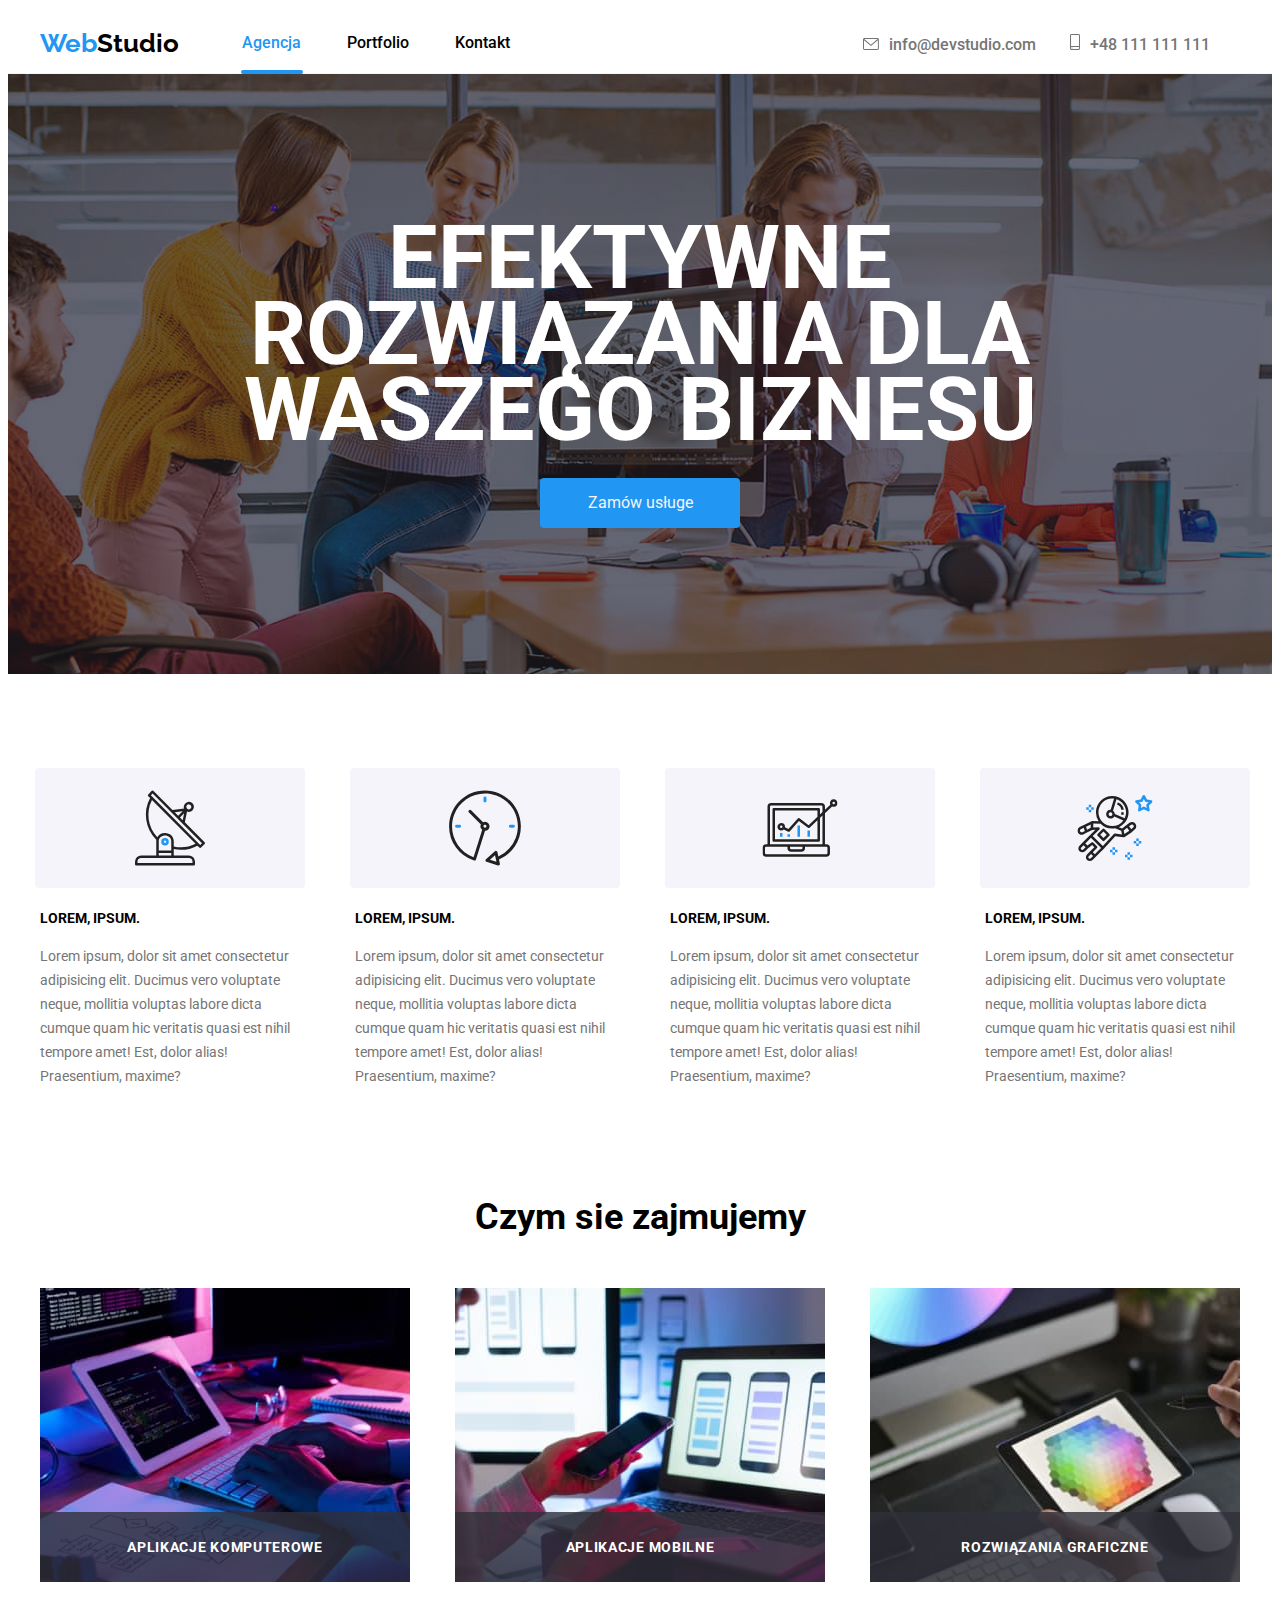
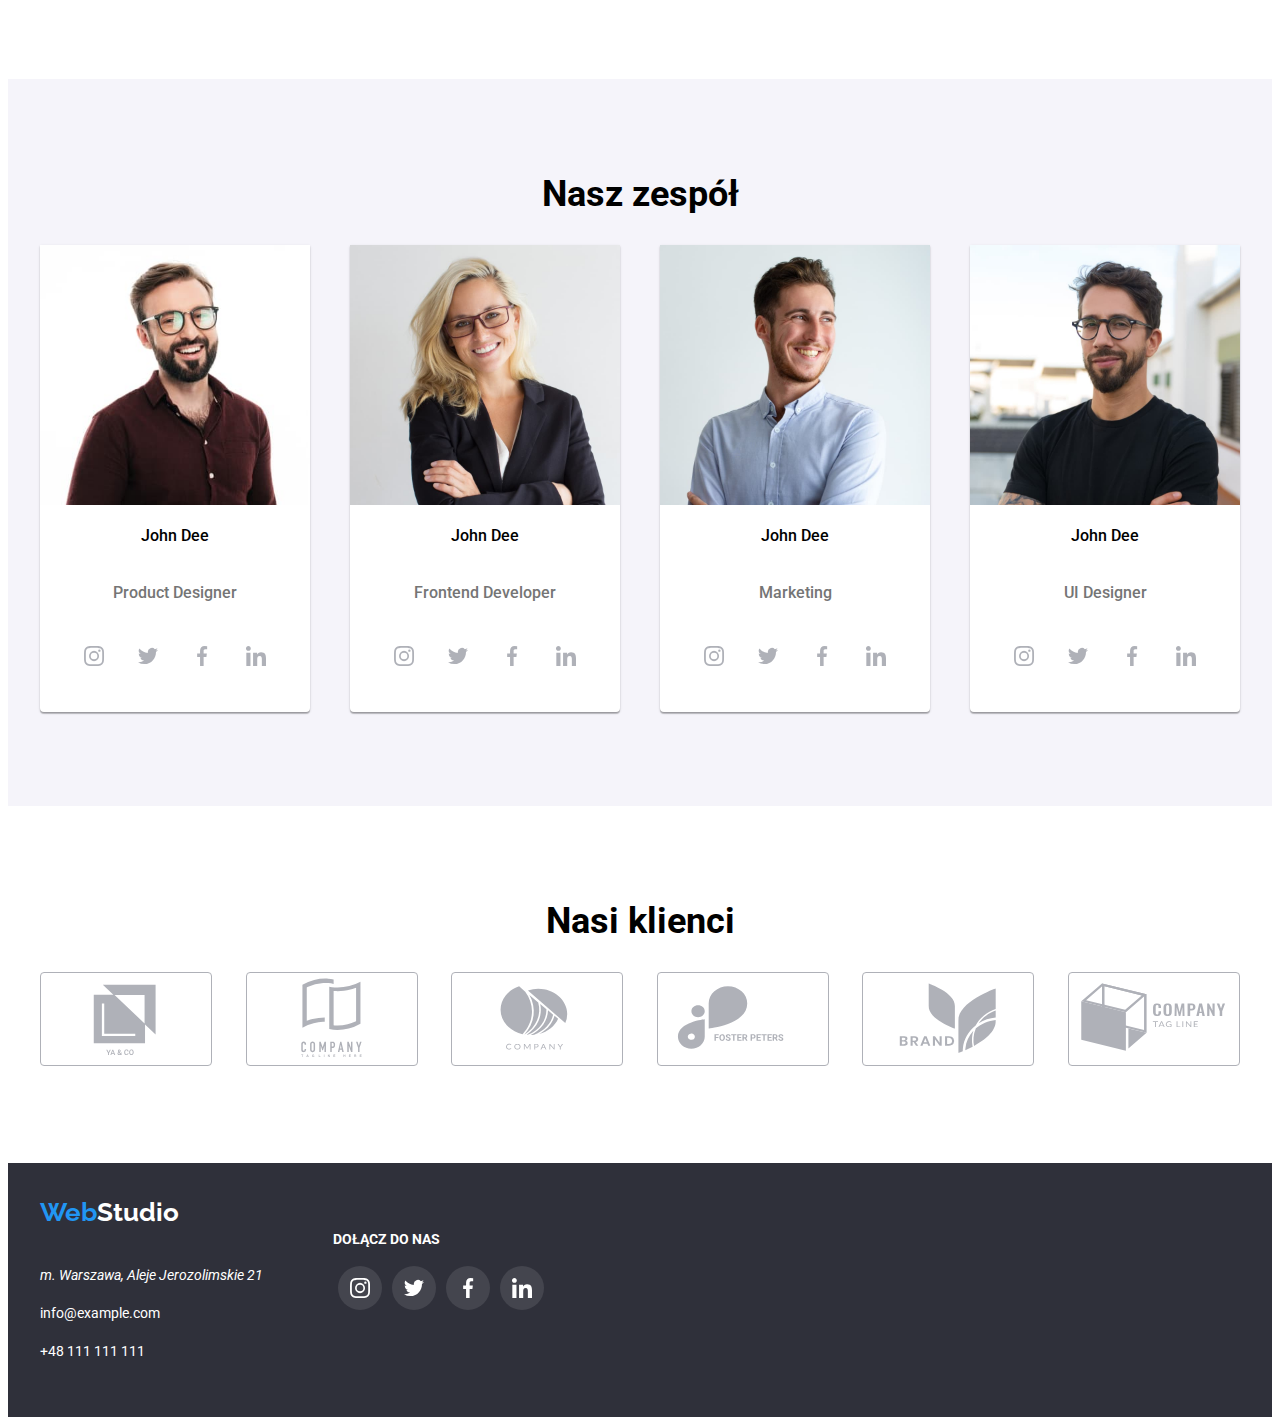
<file: index.html>
<!DOCTYPE html><!--Format Pliku dla wyszukiwarki-->
<html lang="pl">
    <head>
        <title>Studio</title><!--Tytuł Strony-->
        <meta charset="utf-8"/><!--System kodowania-->
        <meta name="description" content="Zadanie domowe"/><!--Opis strony-->
        <meta name="keywords" content="homework, goit, fullstack, developer"/><!--Słowa klucz-->
        <link rel="stylesheet" href="https://cdnjs.cloudflare.com/ajax/libs/modern-normalize/1.1.0/modern-normalize.min.css" integrity="sha512-wpPYUAdjBVSE4KJnH1VR1HeZfpl1ub8YT/NKx4PuQ5NmX2tKuGu6U/JRp5y+Y8XG2tV+wKQpNHVUX03MfMFn9Q==" crossorigin="anonymous" referrerpolicy="no-referrer" />
        <link rel="stylesheet" href="./css/style.css"/>
        <link rel="preconnect" href="https://fonts.googleapis.com">
        <link rel="preconnect" href="https://fonts.gstatic.com" crossorigin>
        <link href="https://fonts.googleapis.com/css2?family=Raleway:wght@700&family=Roboto:wght@400;500;700;900&display=swap" rel="stylesheet">
    </head>
    <body> 
        <header><!--Nagłówek-->
            <div class="container header">
                <a class="box" href="https://bgal23.github.io/goit-markup-hw-05/"><h4 class="logo"><span class="blue">Web</span>Studio</h4></a><!--Główny link-->
                <nav><!--Nawigacja do podstron-->
                    <ul class="box">
                        <li class="item special"><a class="link" href="https://bgal23.github.io/goit-markup-hw-05/">Agencja</a></li>
                        <li class="item"><a class="link" href="./portfolio.html">Portfolio</a></li>
                        <li class="item"><a class="link" href="./kontakt.html">Kontakt</a></li>
                    </ul>
                </nav>
                <div class="box-right">
                    <span><a class="link-2" href="mailto:info@devstudio.com"><svg width="16px" height="12px"><use href="./images/icons.svg#icon-envelope"></use>
                    </svg>info@devstudio.com</a></span><!--Mail-->
                    <span><a class="link-2" href="tel:+48111111111"><svg width="10px" height="16px"><use href="./images/icons.svg#icon-smartphone"></use></svg>+48 111 111 111</a></span><!--Telefon-->
                </div>
            </div>
        </header>
        <main><!--Główna-->
        <section class="section-first"><!--Dzieli strone na sekcje-->
            <div class="container">
                <h1 class="item">EFEKTYWNE ROZWIĄZANIA DLA WASZEGO BIZNESU</h1>
                <button class="order" type="button" data-modal-open>Zamów usługe</button><!--Przycisk-->
            </div>
        </section>
        <section class="section-second">
            <div class="container">
                <ul class="box">
                    <li><svg class="icon" viewBox="0 0 100 160 "><use href="./images/icons.svg#icon-antenna"></use></svg><h4 class="font">Lorem, ipsum.</h4><p class="item">Lorem ipsum, dolor sit amet consectetur adipisicing elit. Ducimus vero voluptate neque, mollitia voluptas labore dicta cumque quam hic veritatis quasi est nihil tempore amet! Est, dolor alias! Praesentium, maxime?</p></li>
                    <li><svg class="icon" viewBox="0 0 100 160 "><use href="./images/icons.svg#icon-clock"></use></svg><h4 class="font">Lorem, ipsum.</h4><p class="item">Lorem ipsum, dolor sit amet consectetur adipisicing elit. Ducimus vero voluptate neque, mollitia voluptas labore dicta cumque quam hic veritatis quasi est nihil tempore amet! Est, dolor alias! Praesentium, maxime?</p></li>
                    <li><svg class="icon" viewBox="0 0 100 160 "><use href="./images/icons.svg#icon-diagram"></use></svg><h4 class="font">Lorem, ipsum.</h4><p class="item">Lorem ipsum, dolor sit amet consectetur adipisicing elit. Ducimus vero voluptate neque, mollitia voluptas labore dicta cumque quam hic veritatis quasi est nihil tempore amet! Est, dolor alias! Praesentium, maxime?</p></li>
                    <li><svg class="icon" viewBox="0 0 100 160 "><use href="./images/icons.svg#icon-astronaut"></use></svg><h4 class="font">Lorem, ipsum.</h4><p class="item">Lorem ipsum, dolor sit amet consectetur adipisicing elit. Ducimus vero voluptate neque, mollitia voluptas labore dicta cumque quam hic veritatis quasi est nihil tempore amet! Est, dolor alias! Praesentium, maxime?</p></li>
                </ul>
            </div>
        </section>
        <section class="section-third">
            <div class="container">
                <h2 class="big-font">Czym sie zajmujemy</h2>
                <ul class="box">
                    <li class="item"><img src="./images/img1.1.jpg" width="370" height="294" alt="keboard"><div class="label">Aplikacje Komputerowe</div></li><!--Zdjęcia-->
                    <li class="item"><img src="./images/img1.2.jpg" width="370" height="294" alt="phone"><div class="label">Aplikacje Mobilne</div></li>
                    <li class="item"><img src="./images/img1.3.jpg" width="370" height="294" alt="tablet"><div class="label">Rozwiązania graficzne</div></li>
                </ul>
            </div>
        </section>
        <section class="section-fourth">
            <div class="box-top container">
                <h2 class="big-font">Nasz zespół</h2>
                <ul class="box-bottom container">
                    <li class="item"><img src="./images/img2.1.jpg" width="270" height="260" alt="man"><h4 class="font">John Dee</h4><p>Product Designer</p><div><svg class="icon" width="44px" height="44px"><use href="./images/icons.svg#icon-instagram"></use></svg><svg class="icon" width="44px" height="44px"><use href="./images/icons.svg#icon-twitter"></use></svg><svg class="icon" width="44px" height="44px"><use href="./images/icons.svg#icon-facebook"></use></svg><svg class="icon" width="44px" height="44px"><use href="./images/icons.svg#icon-linkedin"></use></svg></div></li>
                    <li class="item"><img src="./images/img2.2.jpg" width="270" height="260" alt="woman"><h4 class="font">John Dee</h4><p>Frontend Developer</p><div><svg class="icon" width="44px" height="44px"><use href="./images/icons.svg#icon-instagram"></use></svg><svg class="icon" width="44px" height="44px"><use href="./images/icons.svg#icon-twitter"></use></svg><svg class="icon" width="44px" height="44px"><use href="./images/icons.svg#icon-facebook"></use></svg><svg class="icon" width="44px" height="44px"><use href="./images/icons.svg#icon-linkedin"></use></svg></div></li>
                    <li class="item"><img src="./images/img2.3.jpg" width="270" height="260" alt="man"><h4 class="font">John Dee</h4><p>Marketing</p><div><svg class="icon" width="44px" height="44px"><use href="./images/icons.svg#icon-instagram"></use></svg><svg class="icon" width="44px" height="44px"><use href="./images/icons.svg#icon-twitter"></use></svg><svg class="icon" width="44px" height="44px"><use href="./images/icons.svg#icon-facebook"></use></svg><svg class="icon" width="44px" height="44px"><use href="./images/icons.svg#icon-linkedin"></use></svg></div></li>
                    <li class="item"><img src="./images/img2.4.jpg" width="270" height="260" alt="man"><h4 class="font">John Dee</h4><p>UI Designer</p><div><svg class="icon" width="44px" height="44px"><use href="./images/icons.svg#icon-instagram"></use></svg><svg class="icon" width="44px" height="44px"><use href="./images/icons.svg#icon-twitter"></use></svg><svg class="icon" width="44px" height="44px"><use href="./images/icons.svg#icon-facebook"></use></svg><svg class="icon" width="44px" height="44px"><use href="./images/icons.svg#icon-linkedin"></use></svg></div></li>
                </ul>
            </div>
        </section>
        <section>
            <div class="container section-4">
                <h2 class="big-font">Nasi klienci</h2>
                <ul class="box">
                    <li><svg class="icon" width="170" height="92"><use href="./images/icons.svg#icon-Logo-1"></use></svg></li>
                    <li><svg class="icon" width="170" height="92"><use href="./images/icons.svg#icon-Logo-2"></use></svg></li>
                    <li><svg class="icon" width="170" height="92"><use href="./images/icons.svg#icon-Logo-3"></use></svg></li>
                    <li><svg class="icon" width="170" height="92"><use href="./images/icons.svg#icon-Logo-4"></use></svg></li>
                    <li><svg class="icon" width="170" height="92"><use href="./images/icons.svg#icon-Logo-5"></use></svg></li>
                    <li><svg class="icon" width="170" height="92"><use href="./images/icons.svg#icon-Logo-6"></use></svg></li>
                </ul>
            </div>
        </section>
        </main>
        <footer><!--Stopka-->
            <div class="footer container">
                <div>
                    <h4 class="logo"><span class="blue">Web</span>Studio</h4>
                    <address><p>m. Warszawa, Aleje Jerozolimskie 21</p></address><!--Adres-->
                    <p>info@example.com</p>
                    <p>+48 111 111 111</p>
                </div>
                <div class="box">
                    <h5 class="font">DOŁĄCZ DO NAS</h5>
                    <ul class="item">
                        <li><svg class="icon" width="44px" height="44px"><use href="./images/icons.svg#icon-instagram"></use></svg></li>
                        <li><svg class="icon" width="44px" height="44px"><use href="./images/icons.svg#icon-twitter"></use></svg></li>
                        <li><svg class="icon" width="44px" height="44px"><use href="./images/icons.svg#icon-facebook"></use></svg></li>
                        <li><svg class="icon" width="44px" height="44px"><use href="./images/icons.svg#icon-linkedin"></use></svg></li>
                    </ul>
                </div>
            </div>
        </footer>
        <div class="backdrop is-hidden" data-modal>
            <div class="modal scale">
                <button class="btm" type="button" data-modal-close><b>✕</b></button>
            </div>
        </div>
        <script src="./js/modal.js"></script>
    </body>
</html>
</file>
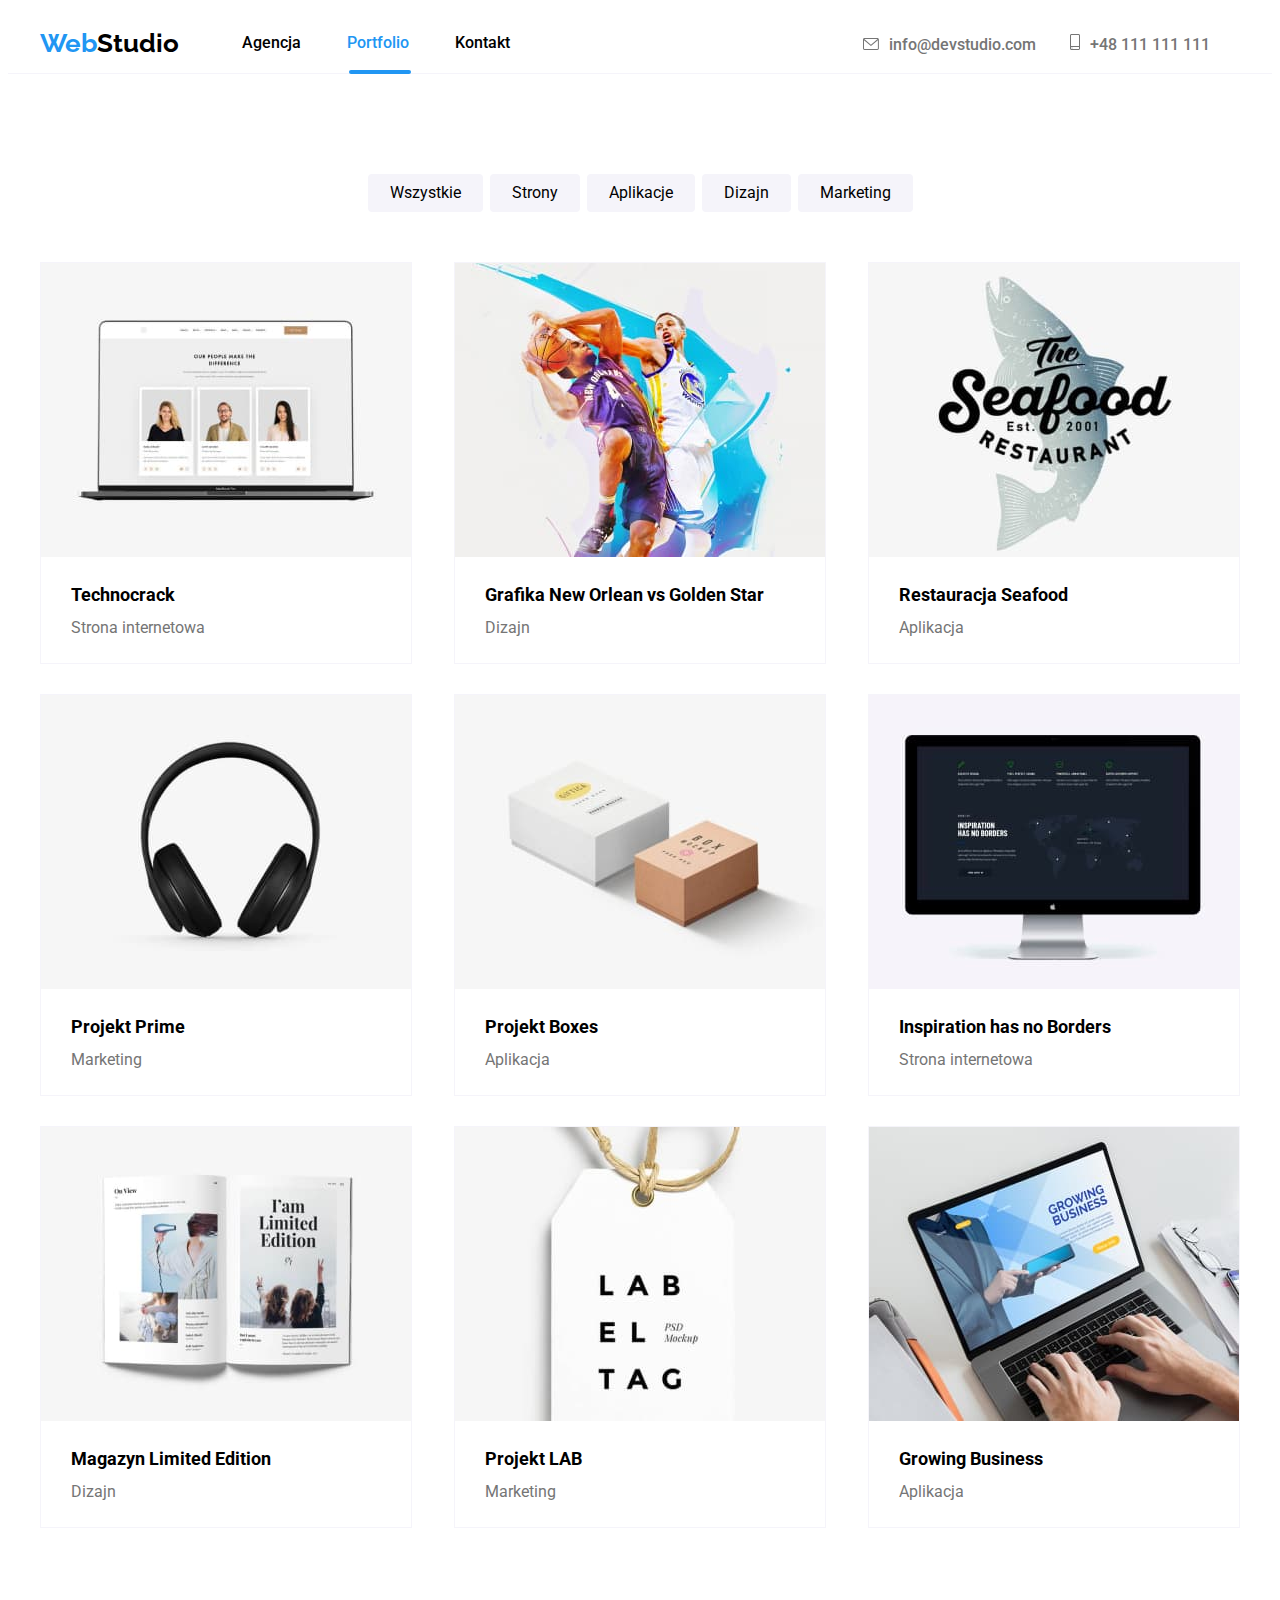
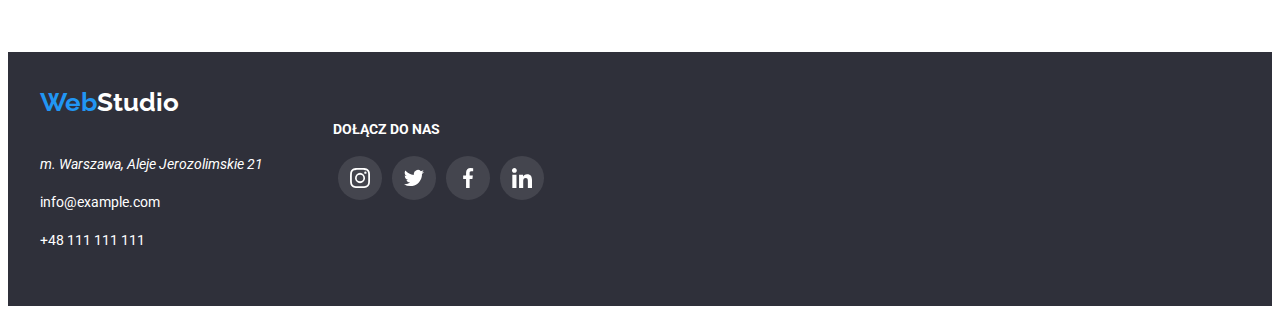
<file: portfolio.html>
<!DOCTYPE html><!--Format Pliku dla wyszukiwarki-->
<html lang="pl">
    <head>
        <title>Portfolio</title><!--Tytuł Strony-->
        <meta charset="utf-8"/><!--System kodowania-->
        <meta name="description" content="Drugie zadanie domowe"/><!--Opis strony-->
        <meta name="keywords" content="homework2, goit, fullstack, developer"/><!--Słowa klucz-->
        <link rel="stylesheet" href="https://cdnjs.cloudflare.com/ajax/libs/modern-normalize/1.1.0/modern-normalize.min.css" integrity="sha512-wpPYUAdjBVSE4KJnH1VR1HeZfpl1ub8YT/NKx4PuQ5NmX2tKuGu6U/JRp5y+Y8XG2tV+wKQpNHVUX03MfMFn9Q==" crossorigin="anonymous" referrerpolicy="no-referrer" />
        <link rel="stylesheet" href="./css/style.css"/>
        <link rel="preconnect" href="https://fonts.googleapis.com">
        <link rel="preconnect" href="https://fonts.gstatic.com" crossorigin>
        <link href="https://fonts.googleapis.com/css2?family=Raleway:wght@700&family=Roboto:wght@400;500;700;900&display=swap" rel="stylesheet">
    </head>
    <body> 
        <header><!--Nagłówek-->
            <div class="container header">
                <a class="box" href="https://bgal23.github.io/goit-markup-hw-05/">
                    <h4 class="logo"><span class="blue">Web</span>Studio</h4>
                </a><!--Główny link-->
                <nav><!--Nawigacja do podstron-->
                    <ul class="box">
                        <li class="item "><a class="link" href="https://bgal23.github.io/goit-markup-hw-05/">Agencja</a></li>
                        <li class="item special"><div class="line"></div><a class="link" href="./portfolio.html">Portfolio</a></li>
                        <li class="item"><a class="link" href="./kontakt.html">Kontakt</a></li>
                    </ul>
                </nav>
                <div class="box-right">
                    <span><a class="link-2" href="mailto:info@devstudio.com"><svg width="16px" height="12px">
                                <use href="./images/icons.svg#icon-envelope"></use>
                            </svg>info@devstudio.com</a></span><!--Mail-->
                    <span><a class="link-2" href="tel:+48111111111"><svg width="10px" height="16px">
                                <use href="./images/icons.svg#icon-smartphone"></use>
                            </svg>+48 111 111 111</a></span><!--Telefon-->
                </div>
            </div>
        </header>
        <main><!--Główna-->
            <div class="box-portfolio">
                <div class="box-buttons container">
                    <button type="button">Wszystkie</button>
                    <button type="button">Strony</button>
                    <button type="button">Aplikacje</button>
                    <button type="button">Dizajn</button>
                    <button type="button">Marketing</button>
                </div>
                <section class="section-fifth">
                    <div>
                        <ul class="box container">
                            <li class="item"><div class="note-box"><div class="note">Lorem ipsum dolor, sit amet consectetur adipisicing elit. Molestias unde, recusandae sunt tempore repellendus qui ipsa delectus sequi natus soluta. Sunt quod aliquam quas vel distinctio rerum debitis blanditiis praesentium.</div></div><img src="./images/img3.1.jpg" width="370" height="294" alt="laptop"><h4 class="font">Technocrack</h4><p class="font-2">Strona internetowa</p></li>
                            <li class="item"><div class="note-box"><div class="note">Lorem ipsum dolor sit amet, consectetur adipisicing elit. Itaque, cum molestiae? Ea amet, ab perspiciatis quo explicabo veniam laboriosam laborum ut. Non a eos molestias sequi alias doloremque quos ex?</div></div><img src="./images/img3.2.jpg" width="370" height="294" alt="basketball"><h4 class="font">Grafika New Orlean vs Golden Star</h4><p class="font-2">Dizajn</p></li>
                            <li class="item"><div class="note-box"><div class="note">Lorem ipsum dolor sit amet, consectetur adipisicing elit. Esse reiciendis commodi earum dignissimos molestias magnam distinctio dolor beatae non officia, adipisci tempora saepe ullam ex labore repellat maiores laboriosam molestiae.</div></div><img src="./images/img3.3.jpg" width="370" height="294" alt="logo fish"><h4 class="font">Restauracja Seafood</h4><p class="font-2">Aplikacja</p></li>
                            <li class="item"><div class="note-box"><div class="note">Lorem ipsum dolor sit amet consectetur adipisicing elit. Quam officia incidunt maxime non sequi atque voluptatem ipsum? Illum odit provident incidunt ipsa? Ducimus saepe repudiandae voluptatibus, consectetur delectus veritatis. Quidem!</div></div><img src="./images/img3.4.jpg" width="370" height="294" alt="headphones"><h4 class="font">Projekt Prime</h4><p class="font-2">Marketing</p></li>
                            <li class="item"><div class="note-box"><div class="note">Lorem ipsum dolor sit amet, consectetur adipisicing elit. Dolore aut natus dignissimos eius distinctio itaque a quis unde eligendi incidunt quibusdam totam corporis accusamus ipsa odio, quam animi quidem! Quo.</div></div><img src="./images/img3.5.jpg" width="370" height="294" alt="boxes"><h4 class="font">Projekt Boxes</h4><p class="font-2">Aplikacja</p></li>
                            <li class="item"><div class="note-box"><div class="note">Lorem ipsum dolor sit amet consectetur, adipisicing elit. Non tenetur, quia nam dignissimos dolore ducimus velit reiciendis. Laudantium, veritatis saepe amet omnis molestias quibusdam praesentium esse, qui, voluptatibus iure deserunt?</div></div><img src="./images/img3.6.jpg" width="370" height="294" alt="monitor"><h4 class="font">Inspiration has no Borders</h4><p class="font-2">Strona internetowa</p></li>
                            <li class="item"><div class="note-box"><div class="note">Lorem ipsum dolor sit amet, consectetur adipisicing elit. Explicabo delectus nam suscipit nisi illo debitis, ut ratione animi perspiciatis ipsa ab eum libero eaque praesentium ad. Facilis voluptate laudantium tempore?</div></div><img src="./images/img3.7.jpg" width="370" height="294" alt="book"><h4 class="font">Magazyn Limited Edition</h4><p class="font-2">Dizajn</p></li>
                            <li class="item"><div class="note-box"><div class="note">Lorem ipsum dolor sit amet consectetur adipisicing elit. Possimus, saepe temporibus, velit laborum aliquam, adipisci itaque odit eum fugiat expedita amet assumenda omnis nihil harum repellendus facilis eveniet consectetur numquam.</div></div><img src="./images/img3.8.jpg" width="370" height="294" alt="tag"><h4 class="font">Projekt LAB</h4><p class="font-2">Marketing</p></li>
                            <li class="item"><div class="note-box"><div class="note">Lorem ipsum dolor sit amet consectetur, adipisicing elit. Ullam, est possimus. Doloremque dolorum sunt eaque quam maxime enim? Praesentium iusto velit id aut earum fugiat, laborum quibusdam perferendis accusamus voluptas?</div></div><img src="./images/img3.9.jpg" width="370" height="294" alt="laptop"><h4 class="font">Growing Business</h4><p class="font-2">Aplikacja</p></li>
                        </ul>
                    </div>
                </section>
            </div>
        </main>
        <footer><!--Stopka-->
            <div class="footer container">
                <div>
                    <h4 class="logo"><span class="blue">Web</span>Studio</h4>
                    <address><p>m. Warszawa, Aleje Jerozolimskie 21</p></address><!--Adres-->
                    <p>info@example.com</p>
                    <p>+48 111 111 111</p>
                </div>
                <div class="box">
                    <h5 class="font">DOŁĄCZ DO NAS</h5>
                    <ul class="item">
                        <li><svg class="icon" width="44px" height="44px"><use href="./images/icons.svg#icon-instagram"></use></svg></li>
                        <li><svg class="icon" width="44px" height="44px"><use href="./images/icons.svg#icon-twitter"></use></svg></li>
                        <li><svg class="icon" width="44px" height="44px"><use href="./images/icons.svg#icon-facebook"></use></svg></li>
                        <li><svg class="icon" width="44px" height="44px"><use href="./images/icons.svg#icon-linkedin"></use></svg></li>
                    </ul>
                </div>
            </div>
        </footer>
    </body>
</html>
</file>
<file: css/style.css>
:root {
    --black-color: #000000;
    --white-color: #ffffff;
    --dark-color: #2F303A;
    --blue-color: #2196F3;
    --grey-color: #757575;
    --light-color: #F5F4FA;
    --light2-color: #AFB1B8;
} 
body {
    color: var(--grey-color);
    font-family: 'Roboto', sans-serif;
    font-size: 14px;
    font-weight: 400;
    line-height: 16px;
}

header {
    background-color: var(--white-color);
    font-weight: 500;
    color: var(--black-color);
    font-size: 16px;
    height: 80px;
}
footer {
    background: var(--dark-color);
    color: var(--white-color);
    line-height: 1.5rem;
    display: flex;
    flex-direction: column;
}
.logo {
    font-family: 'Raleway';
    font-weight: 700;
    font-size: 26px;
    line-height: 1.9375rem;
}
.logo .blue {
    color:  var(--blue-color);
}
.section-first {
    background-image: linear-gradient(rgba(47, 48, 58, 0.4),rgba(47, 48, 58, 0.4)), url(../images/background.jpg);
    background-repeat: no-repeat;
    background-position: 50%;
    background-size: 1600px;
    color: var(--white-color);
    font-weight: 900;
    font-size: 44px;
    line-height: 4.75rem;
    display: flex;
    flex-direction: column;
    justify-content: center;
    height: 600px;
    margin: auto;
    text-align: center;
    border-top: 1px solid var(--light-color);
}    
.section-first .item {
    max-width: 900px;
    margin: 100px auto 0;
}
.section-second .font{
    color: var(--black-color);
    font-weight: 700;
    text-transform: uppercase;
    padding: 0 30px 0;
}
.section-second .item {
    line-height: 1.5rem;
    padding: 0 30px;
}
.section-second .icon {
    width: 270px;
    height: 120px;
    margin-left: 25px;
    background-color: var(--light-color);
    border-radius: 4px;
} 
.section-third .big-font {
    font-weight: 700;
    font-size: 36px;
    line-height: 2.625rem;
    color: var(--black-color);
    display: flex;
    justify-content: center;
    align-items: center;
    margin: 50px;
}
.section-fourth {
    background: var(--light-color);
    font-weight: 500;
    font-size: 16px;
    line-height: 1.1875rem;
}
.section-fourth .big-font {
    font-weight: 700;
    font-size: 36px;
    line-height: 2.625rem;
    color: var(--black-color);
    display: flex;
    justify-content: center;
    align-items: center;
    margin-top: 94px;
}
.section-fourth .font {
    font-weight: 500;
    color: var(--black-color);
}
.section-4 .big-font {
    font-weight: 700;
    font-size: 36px;
    line-height: 2.625rem;
    color: var(--black-color);
    display: flex;
    justify-content: center;
    align-items: center;
    margin-top: 94px;
}
.section-4 .box {
list-style-type: none;
display: flex;
justify-content: space-between;
padding: 0;
margin-bottom: 94px;
}
.section-4 .icon {
    border: 1px solid var(--light2-color);
    fill: var(--light2-color);
    border-radius: 4px;
    cursor: pointer;
}
.section-4 .icon:hover {
    border: 1px solid var(--blue-color);
    fill: var(--blue-color);
}
.section-fifth {
    font-size: 16px;
    line-height: 1.875rem;
}
.section-fifth .font{
    font-weight: 700;
    font-size: 18px;
    line-height: 2.25rem;
    color:  var(--black-color);
    margin: 20px 0 0 30px;

}
.section-fifth .font-2{
    margin-left: 30px;
    margin:0 0 20px 30px;
}
a {
    text-decoration: none;
    color: var(--black-color);
}
.special a {
    color: var(--blue-color);
}
.link:hover {
    color: var(--blue-color);
}
.link-2 {
    color: var(--grey-color);
    margin-right: 30px;
    fill: var(--grey-color);
}
.link-2 > svg {
    margin-right: 10px;
}
.link-2:hover {
    color: var(--blue-color);
    fill: var(--blue-color);
}
button {
    background: var(--light-color);
    color: var(--black-color);
    cursor: pointer;
    font-weight: 500px;
    font-size: 16px;
    border-radius: 4px;
    border: none;
    font-family: 'Roboto', sans-serif;
    line-height: 1.625rem;
}
button:hover {
    background: var(--blue-color);
    color: var(--light-color);
}
.order {
    background: var(--blue-color);
    color: var(--light-color);
    width: 200px;
    min-height: 50px;
    margin: 30px auto 100px;
}
.container {
    width: 1200px;
    margin: 0 auto;
}
.header {
    display: flex;
    align-items: center;
    margin-top: -15px;
}
.header .box {
    display: flex;
    list-style-type: none;
}
.header .box-right {
    margin-left: auto;
}
.item {
    padding: 0 23px 0;
}
.special a::after {
    content: "";
    position: absolute;
    width: 62px;
    margin-top: 35px;
    margin-left: -60px;
    height: 4px;
    background-color: var(--blue-color);
    border-radius: 2px;
}
.section-second .box {
    display: flex;
    justify-content: space-between;
    align-items: flex-start;
    margin: 94px -30px 94px;
    list-style-type: none;
    padding: 0;
}
.section-third .box { 
    display: flex;
    justify-content: space-between;
    list-style-type: none;
    padding: 0;
    margin-bottom: -70px;
}
.section-third .item {
    padding: 0;
}
.section-third .label {
    position: relative;
    display: flex;
    justify-content: center;
    align-items: center;
    text-transform: uppercase;
    font-weight: 700;
    line-height: 16px;
    letter-spacing: .05em;
    background-color: rgba(47, 48, 58, 0.8);
    width: 370px;
    height: 70px;
    top: -73px;
    color: var(--white-color);
}
.section-fourth .box-top {
    display: flex;
    flex-direction: column;
    margin-top: 94px;
    padding-bottom: 94px;
}
.section-fourth .box-bottom {
    display: flex;
    justify-content: space-between;
    padding: 0;
}
.box-bottom .icon {
    margin: 16px 5px 30px;
    background-color: transparent;
    fill: var(--light2-color);
    cursor: pointer;
}
.box-bottom .icon:hover {
    background-color: var(--blue-color);
    fill: var(--white-color);
    border-radius: 22px;
}
.section-fourth .item {
    padding: 0;
    display: flex;
    flex-direction: column;
    align-items: center;
    background-color: var(--white-color);
    box-shadow: 0px 1px 3px rgba(0, 0, 0, 0.12), 0px 1px 1px rgba(0, 0, 0, 0.14), 0px 2px 1px rgba(0, 0, 0, 0.2);
    border-radius: 0px 0px 4px 4px;
}
.footer {
    display: flex;
    justify-content: flex-start;
    padding-bottom: 40px;
}
.footer .font {
    font-weight: 700;
    font-size: 14px;
    line-height: 16px;
    margin-bottom: 5px;
}
.footer .box {
    display: flex;
    flex-direction: column;
    margin-left: 70px;
    justify-content: center;
}
.footer .item {
    list-style-type: none;
    display: flex;
    padding: 0;
}
.footer .icon {
    fill: var(--white-color);
    background-color: rgba(255, 255, 255, 0.1);
    border-radius: 22px;
    margin: 0 5px 0;
    cursor: pointer;
}
.footer .icon:hover {
    fill: var(--white-color);
    background-color: var(--blue-color);
    border-radius: 22px;
}
.box-portfolio {
    display: flex;
    flex-direction: column;
    border-top: 1px solid var(--light-color);
    padding: 100px 0 0 ;
}
.box-buttons {
    width: 545px;
    display: flex;
    justify-content: space-between;
    height: 38px;
}
.box-buttons button {
    padding: 0 22px 0;
}
.box-buttons button:hover {
    box-shadow: 0px 3px 1px rgba(0, 0, 0, 0.1), 0px 1px 2px rgba(0, 0, 0, 0.08), 0px 2px 2px rgba(0, 0, 0, 0.12);
}
.box-buttons button:focus {
    box-shadow: inset 1px 1px 5px rgba(0, 0, 0, 0.1), 1px 1px 5px rgba(0, 0, 0, 0.1), 0 0 0 rgba(0, 0, 0, 0.12);
}
.section-fifth .box {
    margin: 50px auto 94px;
    display: flex;
    justify-content: space-between;
    flex-wrap: wrap;
    list-style-type: none;
    padding: 0;
}
.section-fifth .item {
    padding: 0;
    border: 1px solid var(--light-color);
    display: flex;
    flex-direction: column;
    margin-bottom: 30px;
    align-items: flex-start;
    cursor: pointer;
}
.section-fifth .item:hover {
    box-shadow: 0px 1px 1px rgba(0, 0, 0, 0.12), 0px 4px 4px rgba(0, 0, 0, 0.06), 1px 4px 6px rgba(0, 0, 0, 0.16);
}
.item .note-box {
    position:absolute;
    width: 370px;
    height: 294px;
    overflow: hidden;
}
.item .note {
    position: absolute;
    width: 370px;
    height: 294px;
    background-color: var(--blue-color);
    border-radius: 3px;
    opacity: 0.9;
    transform: translateY(100%);
    transition: 0.25s cubic-bezier(0.4, 0, 0.2, 1);
    color: var(--white-color);
    font-size: 18px;
    font-weight: 400;
    padding: 23px 45px 45px 23px;
    font-family: 'Roboto', sans-serif;
}
.item:hover .note {
    transform: translateY(0);
}
.backdrop {
    position: fixed;
    height: 100%;
    width: 100%;
    top: 0%;
    right: 0%;
    animation: backdropOpen 1s forwards 1 ease-in-out;
}
.modal {
    position: fixed;
    height: 581px;
    width: 528px;
    top: 19%;
    right: 34%;
    background-color:var(--white-color);
    box-shadow: 0px 1px 3px rgba(0, 0, 0, 0.12), 0px 1px 1px rgba(0, 0, 0, 0.14), 0px 2px 1px rgba(0, 0, 0, 0.2);
    border-radius: 4px;
    animation: modalOpen 1s forwards 1 ease-in-out;
}
.btm {
    position: relative;
    right: -93%;
    top: 6px;
    width: 30px;
    height: 30px;
    border-radius: 15px;
}
.is-hidden {
    opacity: 0;
    visibility: hidden;
    pointer-events: none;
}
@keyframes backdropOpen {
    0% {
        background-color: transparent;
    }
    100% {
        background-color:rgba(0, 0, 0, 0.4);
    }
}
@keyframes modalOpen {
    0% {
        transform: scale(0);
        background-color: transparent;
    }
    100% {
        transform: scale(1);
    }
}
</file>
